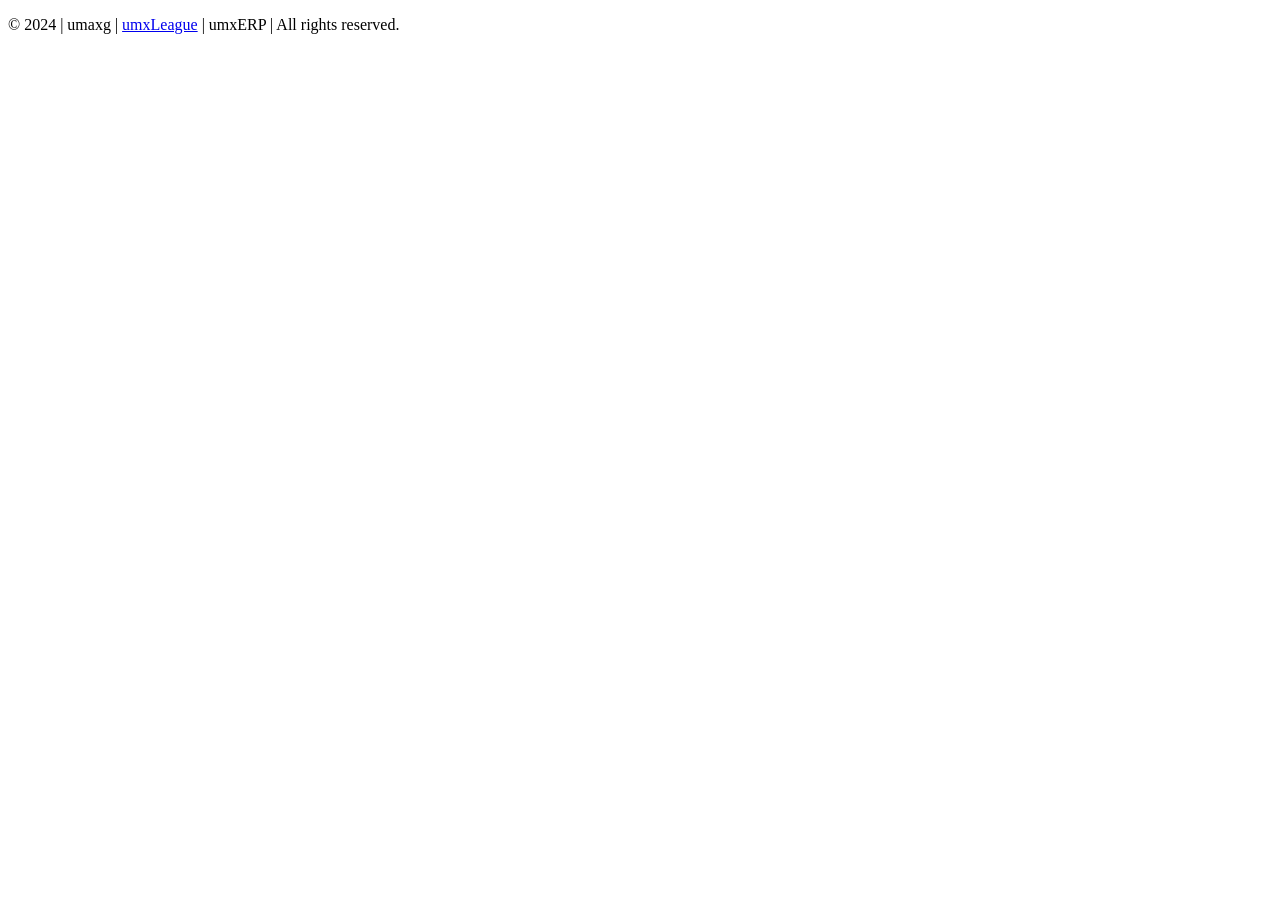
<file: index.html>
<!DOCTYPE html>
<html lang="en">
<head>
    <title></title>
    <p>&copy; 2024 | umaxg |  <a href="https://umaxg.github.io/umxleague/">umxLeague</a>  | umxERP | All rights reserved.</p>
</head>
<body>
    <!-- Header -->

    </header>
    
    <!-- Footer -->
    <footer>
        
    </footer>
</body>
</html>
</file>
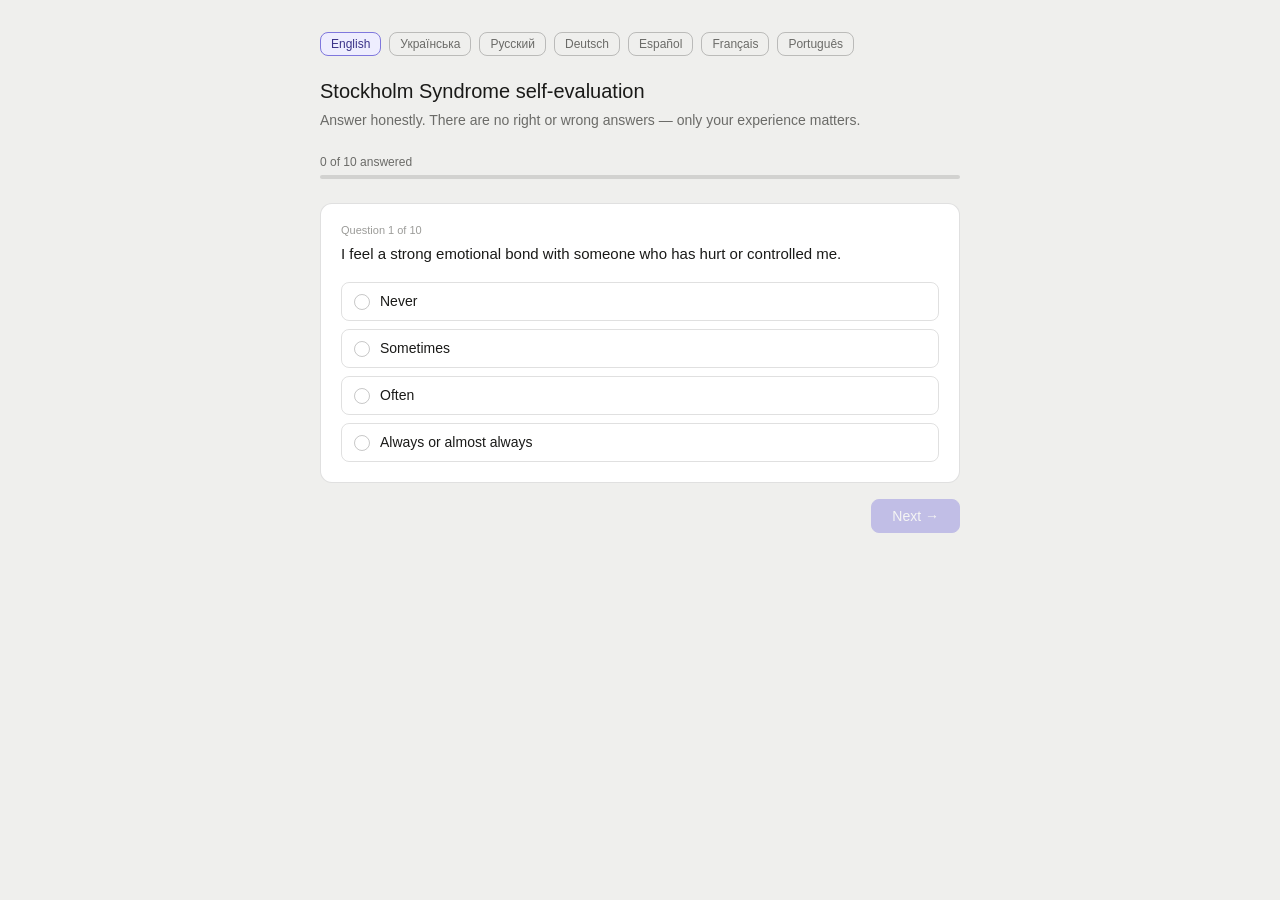
<file: semhtest.html>
<!DOCTYPE html>
<html lang="en">
<head>
  <meta charset="UTF-8" />
  <meta name="viewport" content="width=device-width, initial-scale=1.0" />
  <title>Stockholm Syndrome Self-Evaluation</title>
  <style>
    *, *::before, *::after { box-sizing: border-box; margin: 0; padding: 0; }

    :root {
      --accent: #7F77DD;
      --accent-light: #EEEDFE;
      --accent-dark: #3C3489;
      --bg-primary: #ffffff;
      --bg-secondary: #f5f5f3;
      --bg-tertiary: #efefed;
      --text-primary: #1a1a18;
      --text-secondary: #6b6b68;
      --text-tertiary: #9b9b98;
      --border-tertiary: rgba(0,0,0,0.12);
      --border-secondary: rgba(0,0,0,0.22);
      --radius-md: 8px;
      --radius-lg: 12px;
      --font-sans: -apple-system, BlinkMacSystemFont, "Segoe UI", Helvetica, Arial, sans-serif;
    }

    @media (prefers-color-scheme: dark) {
      :root {
        --bg-primary: #1e1e1c;
        --bg-secondary: #2a2a28;
        --bg-tertiary: #242422;
        --text-primary: #f0ede8;
        --text-secondary: #a8a8a4;
        --text-tertiary: #6e6e6a;
        --border-tertiary: rgba(255,255,255,0.10);
        --border-secondary: rgba(255,255,255,0.18);
        --accent-light: #2a2860;
        --accent-dark: #b0aaf5;
      }
    }

    body {
      font-family: var(--font-sans);
      background: var(--bg-tertiary);
      color: var(--text-primary);
      min-height: 100vh;
      display: flex;
      align-items: flex-start;
      justify-content: center;
      padding: 2rem 1rem;
    }

    #app {
      width: 100%;
      max-width: 640px;
    }

    .lang-bar {
      display: flex;
      gap: 8px;
      flex-wrap: wrap;
      margin-bottom: 1.5rem;
    }

    .lang-btn {
      font-size: 12px;
      padding: 4px 10px;
      border-radius: var(--radius-md);
      border: 0.5px solid var(--border-secondary);
      background: transparent;
      color: var(--text-secondary);
      cursor: pointer;
      transition: all 0.15s;
      font-family: var(--font-sans);
    }

    .lang-btn.active,
    .lang-btn:hover {
      background: var(--accent-light);
      color: var(--accent-dark);
      border-color: var(--accent);
    }

    .header {
      margin-bottom: 1.5rem;
    }

    .header h1 {
      font-size: 20px;
      font-weight: 500;
      color: var(--text-primary);
      margin-bottom: 6px;
    }

    .header p {
      font-size: 14px;
      color: var(--text-secondary);
      line-height: 1.6;
    }

    .progress-wrap {
      margin-bottom: 1.5rem;
    }

    .progress-label {
      font-size: 12px;
      color: var(--text-secondary);
      margin-bottom: 6px;
    }

    .progress-bar {
      height: 4px;
      background: var(--border-tertiary);
      border-radius: 2px;
      overflow: hidden;
    }

    .progress-fill {
      height: 100%;
      background: var(--accent);
      border-radius: 2px;
      transition: width 0.3s;
    }

    .question-card {
      background: var(--bg-primary);
      border: 0.5px solid var(--border-tertiary);
      border-radius: var(--radius-lg);
      padding: 1.25rem;
      margin-bottom: 1rem;
    }

    .q-num {
      font-size: 11px;
      color: var(--text-tertiary);
      margin-bottom: 6px;
    }

    .q-text {
      font-size: 15px;
      color: var(--text-primary);
      line-height: 1.6;
      margin-bottom: 1rem;
    }

    .options {
      display: flex;
      flex-direction: column;
      gap: 8px;
    }

    .opt {
      display: flex;
      align-items: flex-start;
      gap: 10px;
      padding: 10px 12px;
      border-radius: var(--radius-md);
      border: 0.5px solid var(--border-tertiary);
      cursor: pointer;
      transition: all 0.15s;
      font-size: 14px;
      color: var(--text-primary);
      background: transparent;
      width: 100%;
      text-align: left;
      font-family: var(--font-sans);
    }

    .opt:hover {
      border-color: var(--accent);
      background: var(--accent-light);
    }

    .opt.selected {
      border-color: var(--accent);
      background: var(--accent-light);
      color: var(--accent-dark);
    }

    .opt-radio {
      width: 16px;
      height: 16px;
      border-radius: 50%;
      border: 1.5px solid var(--border-secondary);
      flex-shrink: 0;
      margin-top: 1px;
      display: flex;
      align-items: center;
      justify-content: center;
      transition: all 0.15s;
    }

    .opt.selected .opt-radio {
      border-color: var(--accent);
      background: var(--accent);
    }

    .opt.selected .opt-radio::after {
      content: '';
      display: block;
      width: 6px;
      height: 6px;
      border-radius: 50%;
      background: white;
    }

    .nav {
      display: flex;
      justify-content: space-between;
      align-items: center;
      margin-top: 1rem;
    }

    .btn {
      padding: 8px 20px;
      border-radius: var(--radius-md);
      border: 0.5px solid var(--border-secondary);
      font-size: 14px;
      cursor: pointer;
      transition: all 0.15s;
      font-family: var(--font-sans);
      background: transparent;
      color: var(--text-primary);
    }

    .btn:hover {
      background: var(--bg-secondary);
    }

    .btn-primary {
      background: var(--accent);
      color: white;
      border-color: var(--accent);
    }

    .btn-primary:hover {
      background: var(--accent-dark);
    }

    .btn-primary:disabled {
      opacity: 0.4;
      cursor: not-allowed;
    }

    .result {
      background: var(--bg-primary);
      border: 0.5px solid var(--border-tertiary);
      border-radius: var(--radius-lg);
      padding: 1.5rem;
    }

    .score-ring {
      width: 80px;
      height: 80px;
      margin: 0 auto 1rem;
      display: block;
    }

    .score-num {
      font-size: 28px;
      font-weight: 500;
      text-align: center;
      color: var(--text-primary);
    }

    .score-num span {
      font-size: 16px;
      font-weight: 400;
      color: var(--text-secondary);
    }

    .score-label {
      font-size: 13px;
      color: var(--text-secondary);
      text-align: center;
      margin-bottom: 1rem;
    }

    .result-level {
      font-size: 15px;
      font-weight: 500;
      margin-bottom: 6px;
    }

    .result-desc {
      font-size: 14px;
      color: var(--text-secondary);
      line-height: 1.6;
      margin-bottom: 1rem;
    }

    .breakdown {
      margin: 1rem 0;
    }

    .breakdown-title {
      font-size: 12px;
      color: var(--text-secondary);
      margin-bottom: 8px;
    }

    .bar-row {
      display: flex;
      align-items: center;
      gap: 8px;
      margin-bottom: 6px;
      font-size: 12px;
    }

    .bar-label {
      min-width: 140px;
      color: var(--text-secondary);
      text-align: right;
    }

    .bar-bg {
      flex: 1;
      height: 6px;
      background: var(--border-tertiary);
      border-radius: 3px;
      overflow: hidden;
    }

    .bar-fill {
      height: 100%;
      border-radius: 3px;
    }

    .bar-val {
      min-width: 28px;
      color: var(--text-tertiary);
      font-size: 11px;
    }

    .disclaimer {
      font-size: 12px;
      color: var(--text-tertiary);
      border-top: 0.5px solid var(--border-tertiary);
      padding-top: 1rem;
      margin-top: 1rem;
      line-height: 1.6;
    }

    .restart-wrap {
      text-align: center;
      margin-top: 1rem;
    }

    .invisible { visibility: hidden; }

    @media (max-width: 480px) {
      body { padding: 1rem 0.75rem; }
      .bar-label { min-width: 100px; font-size: 11px; }
    }
  </style>
</head>
<body>

<div id="app">
  <div class="lang-bar" id="langBar"></div>
  <div class="header">
    <h1 id="headerTitle"></h1>
    <p id="headerSubtitle"></p>
  </div>
  <div id="quizArea"></div>
</div>

<script>
/* ─── Language data ─────────────────────────────────────────────────────── */
const LANGS = {
  en: {
    name: "English",
    title: "Stockholm Syndrome self-evaluation",
    subtitle: "Answer honestly. There are no right or wrong answers — only your experience matters.",
    qLabel: "Question", of: "of",
    next: "Next →", prev: "← Back", submit: "See results", restart: "Start over",
    progress: (c,t) => `${c} of ${t} answered`,
    opts: ["Never","Sometimes","Often","Always or almost always"],
    levels: ["Minimal concern","Low concern","Moderate concern","High concern"],
    levelDescs: [
      "Your responses don't suggest significant indicators of Stockholm Syndrome dynamics. However, all relationships deserve mutual respect.",
      "Some mild indicators are present. Reflect on how power and care are balanced in your close relationships.",
      "Several notable indicators are present. Consider speaking with a trusted person or mental health professional about your experiences.",
      "Multiple strong indicators are present. Please consider reaching out to a counselor or support line — your wellbeing matters."
    ],
    scoreLabel: "out of 30",
    breakdown: "Category breakdown",
    disclaimer: "This quiz is for educational purposes only. It is not a clinical diagnostic tool. If you are in distress, please contact a mental health professional or a support helpline in your country.",
    categories: { attachment:"Trauma bonding", rationalization:"Rationalization", isolation:"Isolation", empathy:"Captor empathy", selfsuppression:"Self-suppression" },
    questions: [
      { id:1, cat:"attachment",      text:"I feel a strong emotional bond with someone who has hurt or controlled me." },
      { id:2, cat:"rationalization", text:"I often find myself making excuses for the harmful behavior of someone close to me." },
      { id:3, cat:"empathy",         text:"I feel more concern for the well-being of someone who mistreats me than for my own." },
      { id:4, cat:"isolation",       text:"I feel cut off from friends, family, or support networks because of a relationship." },
      { id:5, cat:"selfsuppression", text:"I suppress my own feelings or needs to avoid upsetting someone who has power over me." },
      { id:6, cat:"rationalization", text:"I believe that deep down, the person who hurts me actually cares about me." },
      { id:7, cat:"attachment",      text:"I feel afraid to leave or distance myself from a relationship, even when it feels unsafe." },
      { id:8, cat:"empathy",         text:"I feel grateful toward someone who provides my basic needs even when they also harm me." },
      { id:9, cat:"isolation",       text:"I hide details of my relationship from others because I fear judgment or disbelief." },
      { id:10,cat:"selfsuppression", text:"I feel my identity, opinions, or values have changed to match those of someone who controls me." },
    ]
  },

  uk: {
    name: "Українська",
    title: "Самооцінка синдрому Стокгольму",
    subtitle: "Відповідайте чесно. Тут немає правильних або неправильних відповідей — важливий лише ваш досвід.",
    qLabel: "Питання", of: "з",
    next: "Далі →", prev: "← Назад", submit: "Переглянути результати", restart: "Почати знову",
    progress: (c,t) => `${c} з ${t} відповіли`,
    opts: ["Ніколи","Іноді","Часто","Завжди або майже завжди"],
    levels: ["Мінімальний ризик","Низький рівень","Помірний рівень","Високий рівень"],
    levelDescs: [
      "Ваші відповіді не свідчать про значні ознаки синдрому Стокгольму. Проте кожні стосунки заслуговують на взаємоповагу.",
      "Є деякі незначні ознаки. Поміркуйте, як у ваших стосунках розподілені влада та турбота.",
      "Виявлено кілька помітних ознак. Розгляньте можливість поговорити з довіреною людиною або фахівцем з психічного здоров'я.",
      "Виявлено кілька сильних ознак. Будь ласка, зверніться до консультанта або лінії підтримки — ваше благополуччя важливе."
    ],
    scoreLabel: "з 30",
    breakdown: "Розбивка за категоріями",
    disclaimer: "Цей тест має лише освітнє призначення. Він не є клінічним діагностичним інструментом. Якщо вам важко, зверніться до фахівця з психічного здоров'я або на лінію підтримки у вашій країні.",
    categories: { attachment:"Травматична прив'язаність", rationalization:"Раціоналізація", isolation:"Ізоляція", empathy:"Емпатія до кривдника", selfsuppression:"Самопригнічення" },
    questions: [
      { id:1, cat:"attachment",      text:"Я відчуваю сильний емоційний зв'язок з людиною, яка мене скривдила або контролювала." },
      { id:2, cat:"rationalization", text:"Я часто виправдовую шкідливу поведінку близької мені людини." },
      { id:3, cat:"empathy",         text:"Я більше турбуюся про благополуччя людини, яка зі мною погано поводиться, ніж про своє власне." },
      { id:4, cat:"isolation",       text:"Я відчуваю себе відрізаним(-ою) від друзів, сім'ї або соціальної підтримки через певні стосунки." },
      { id:5, cat:"selfsuppression", text:"Я пригнічую власні почуття або потреби, щоб не засмутити людину, яка має владу наді мною." },
      { id:6, cat:"rationalization", text:"Я вважаю, що в глибині душі людина, яка мене кривдить, насправді мене любить." },
      { id:7, cat:"attachment",      text:"Я боюся залишити або відсторонитися від стосунків, навіть якщо вони здаються небезпечними." },
      { id:8, cat:"empathy",         text:"Я вдячний(-а) людині, яка задовольняє мої базові потреби, навіть якщо вона також завдає мені шкоди." },
      { id:9, cat:"isolation",       text:"Я приховую деталі своїх стосунків від інших, бо боюся осуду або нерозуміння." },
      { id:10,cat:"selfsuppression", text:"Я відчуваю, що моя особистість, погляди або цінності змінилися, щоб відповідати тому, хто мене контролює." },
    ]
  },


  ru: {
    name: "Русский",
    title: "Самооценка стокгольмского синдрома",
    subtitle: "Отвечайте честно. Здесь нет правильных или неправильных ответов — важен только ваш опыт.",
    qLabel: "Вопрос", of: "из",
    next: "Далее →", prev: "← Назад", submit: "Посмотреть результаты", restart: "Начать заново",
    progress: (c,t) => `${c} из ${t} отвечено`,
    opts: ["Никогда","Иногда","Часто","Всегда или почти всегда"],
    levels: ["Минимальный риск","Низкий уровень","Умеренный уровень","Высокий уровень"],
    levelDescs: [
      "Ваши ответы не указывают на выраженные признаки подобных динамик. Однако любые отношения должны строиться на взаимном уважении.",
      "Есть отдельные слабые признаки. Подумайте, как в ваших отношениях распределяются забота и влияние.",
      "Есть несколько заметных признаков. Рассмотрите возможность поговорить с близким человеком или специалистом.",
      "Есть несколько выраженных признаков. Пожалуйста, подумайте о том, чтобы обратиться к консультанту или на линию поддержки — ваше благополучие важно."
    ],
    scoreLabel: "из 30",
    breakdown: "Разбивка по категориям",
    disclaimer: "Этот тест носит только образовательный характер. Он не является клиническим диагностическим инструментом. Если вам тяжело, обратитесь к специалисту по психическому здоровью или на линию поддержки.",
    categories: { attachment:"Травматическая привязанность", rationalization:"Рационализация", isolation:"Изоляция", empathy:"Эмпатия к обидчику", selfsuppression:"Подавление себя" },
    questions: [
      { id:1, cat:"attachment",      text:"Я чувствую сильную эмоциональную связь с человеком, который причинял мне боль или контролировал меня." },
      { id:2, cat:"rationalization", text:"Я часто нахожу оправдания вредному поведению близкого мне человека." },
      { id:3, cat:"empathy",         text:"Я больше переживаю о благополучии человека, который плохо со мной обращается, чем о собственном." },
      { id:4, cat:"isolation",       text:"Из-за отношений я чувствую себя отрезанным(-ой) от друзей, семьи или поддержки." },
      { id:5, cat:"selfsuppression", text:"Я подавляю свои чувства или потребности, чтобы не расстроить человека, имеющего надо мной власть." },
      { id:6, cat:"rationalization", text:"Я верю, что в глубине души человек, который причиняет мне боль, на самом деле заботится обо мне." },
      { id:7, cat:"attachment",      text:"Я боюсь уйти или дистанцироваться от отношений, даже если они кажутся небезопасными." },
      { id:8, cat:"empathy",         text:"Я благодарен(-на) человеку, который обеспечивает мои базовые нужды, даже если он также причиняет вред." },
      { id:9, cat:"isolation",       text:"Я скрываю детали своих отношений от других, потому что боюсь осуждения или недоверия." },
      { id:10,cat:"selfsuppression", text:"Я чувствую, что моя личность, взгляды или ценности изменились, чтобы соответствовать человеку, который меня контролирует." },
    ]
  },

  de: {
    name: "Deutsch",
    title: "Selbsteinschätzung: Stockholm-Syndrom",
    subtitle: "Antworten Sie ehrlich. Es gibt keine richtigen oder falschen Antworten — nur Ihre Erfahrung zählt.",
    qLabel: "Frage", of: "von",
    next: "Weiter →", prev: "← Zurück", submit: "Ergebnisse anzeigen", restart: "Neu starten",
    progress: (c,t) => `${c} von ${t} beantwortet`,
    opts: ["Nie","Manchmal","Oft","Immer oder fast immer"],
    levels: ["Minimales Risiko","Geringes Risiko","Mittleres Risiko","Hohes Risiko"],
    levelDescs: [
      "Ihre Antworten zeigen keine deutlichen Anzeichen eines Stockholm-Syndroms. Trotzdem verdienen alle Beziehungen gegenseitigen Respekt.",
      "Einige leichte Anzeichen sind vorhanden. Reflektieren Sie, wie Macht und Fürsorge in Ihren engen Beziehungen verteilt sind.",
      "Mehrere auffällige Anzeichen sind vorhanden. Erwägen Sie, mit einer Vertrauensperson oder einem Fachmann für psychische Gesundheit zu sprechen.",
      "Mehrere starke Anzeichen sind vorhanden. Bitte wenden Sie sich an einen Berater oder eine Krisenhotline — Ihr Wohlbefinden ist wichtig."
    ],
    scoreLabel: "von 30",
    breakdown: "Kategorie-Aufschlüsselung",
    disclaimer: "Dieser Test dient nur zu Bildungszwecken. Er ist kein klinisches Diagnosewerkzeug. Wenn Sie in Not sind, wenden Sie sich bitte an einen Psychologen oder eine Krisenhotline.",
    categories: { attachment:"Trauma-Bindung", rationalization:"Rationalisierung", isolation:"Isolation", empathy:"Täter-Empathie", selfsuppression:"Selbstunterdrückung" },
    questions: [
      { id:1, cat:"attachment",      text:"Ich fühle eine starke emotionale Bindung zu jemandem, der mir geschadet oder mich kontrolliert hat." },
      { id:2, cat:"rationalization", text:"Ich finde mich oft dabei, das schädliche Verhalten einer mir nahestehenden Person zu entschuldigen." },
      { id:3, cat:"empathy",         text:"Ich sorge mich mehr um das Wohlbefinden einer Person, die mich schlecht behandelt, als um mein eigenes." },
      { id:4, cat:"isolation",       text:"Ich fühle mich durch eine Beziehung von Freunden, Familie oder sozialer Unterstützung abgeschnitten." },
      { id:5, cat:"selfsuppression", text:"Ich unterdrücke meine eigenen Gefühle oder Bedürfnisse, um jemanden nicht zu verärgern, der Macht über mich hat." },
      { id:6, cat:"rationalization", text:"Ich glaube, dass die Person, die mir schadet, im Grunde genommen doch für mich sorgt." },
      { id:7, cat:"attachment",      text:"Ich habe Angst, eine Beziehung zu verlassen oder mich zu distanzieren, auch wenn sie sich unsicher anfühlt." },
      { id:8, cat:"empathy",         text:"Ich bin dankbar gegenüber jemandem, der meine Grundbedürfnisse erfüllt, auch wenn er mir gleichzeitig schadet." },
      { id:9, cat:"isolation",       text:"Ich verberge Details meiner Beziehung vor anderen, weil ich Verurteilung oder Unglaube fürchte." },
      { id:10,cat:"selfsuppression", text:"Ich habe das Gefühl, dass meine Identität, Meinungen oder Werte sich verändert haben, um denen zu entsprechen, der mich kontrolliert." },
    ]
  },

  es: {
    name: "Español",
    title: "Autoevaluación: Síndrome de Estocolmo",
    subtitle: "Responda honestamente. No hay respuestas correctas o incorrectas — solo importa su experiencia.",
    qLabel: "Pregunta", of: "de",
    next: "Siguiente →", prev: "← Atrás", submit: "Ver resultados", restart: "Volver a empezar",
    progress: (c,t) => `${c} de ${t} respondidas`,
    opts: ["Nunca","A veces","A menudo","Siempre o casi siempre"],
    levels: ["Riesgo mínimo","Riesgo bajo","Riesgo moderado","Riesgo alto"],
    levelDescs: [
      "Sus respuestas no sugieren indicadores significativos del Síndrome de Estocolmo. Sin embargo, todas las relaciones merecen respeto mutuo.",
      "Hay algunos indicadores leves. Reflexione sobre cómo se equilibran el poder y el cuidado en sus relaciones cercanas.",
      "Hay varios indicadores notables. Considere hablar con alguien de confianza o con un profesional de salud mental.",
      "Hay múltiples indicadores fuertes. Por favor, considere comunicarse con un consejero o una línea de apoyo — su bienestar importa."
    ],
    scoreLabel: "de 30",
    breakdown: "Desglose por categoría",
    disclaimer: "Este cuestionario tiene fines educativos únicamente. No es una herramienta diagnóstica clínica. Si está en crisis, comuníquese con un profesional de salud mental o una línea de apoyo en su país.",
    categories: { attachment:"Vínculo traumático", rationalization:"Racionalización", isolation:"Aislamiento", empathy:"Empatía al agresor", selfsuppression:"Autosupresión" },
    questions: [
      { id:1, cat:"attachment",      text:"Siento un fuerte vínculo emocional con alguien que me ha hecho daño o me ha controlado." },
      { id:2, cat:"rationalization", text:"Con frecuencia me encuentro justificando el comportamiento dañino de alguien cercano a mí." },
      { id:3, cat:"empathy",         text:"Me preocupo más por el bienestar de alguien que me trata mal que por el mío propio." },
      { id:4, cat:"isolation",       text:"Me siento separado(-a) de amigos, familia o redes de apoyo debido a una relación." },
      { id:5, cat:"selfsuppression", text:"Suprimo mis propios sentimientos o necesidades para no molestar a alguien que tiene poder sobre mí." },
      { id:6, cat:"rationalization", text:"Creo que en el fondo, la persona que me hace daño realmente se preocupa por mí." },
      { id:7, cat:"attachment",      text:"Tengo miedo de dejar o distanciarme de una relación, incluso cuando se siente insegura." },
      { id:8, cat:"empathy",         text:"Me siento agradecido(-a) con alguien que cubre mis necesidades básicas, aunque también me haga daño." },
      { id:9, cat:"isolation",       text:"Oculto detalles de mi relación a los demás porque temo que me juzguen o no me crean." },
      { id:10,cat:"selfsuppression", text:"Siento que mi identidad, opiniones o valores han cambiado para coincidir con los de alguien que me controla." },
    ]
  },

  fr: {
    name: "Français",
    title: "Auto-évaluation : Syndrome de Stockholm",
    subtitle: "Répondez honnêtement. Il n'y a pas de bonnes ou de mauvaises réponses — seule votre expérience compte.",
    qLabel: "Question", of: "sur",
    next: "Suivant →", prev: "← Retour", submit: "Voir les résultats", restart: "Recommencer",
    progress: (c,t) => `${c} sur ${t} répondues`,
    opts: ["Jamais","Parfois","Souvent","Toujours ou presque toujours"],
    levels: ["Préoccupation minimale","Faible préoccupation","Préoccupation modérée","Préoccupation élevée"],
    levelDescs: [
      "Vos réponses ne suggèrent pas d'indicateurs significatifs du syndrome de Stockholm. Cependant, toutes les relations méritent un respect mutuel.",
      "Quelques indicateurs légers sont présents. Réfléchissez à l'équilibre entre le pouvoir et le soin dans vos relations proches.",
      "Plusieurs indicateurs notables sont présents. Envisagez d'en parler à une personne de confiance ou à un professionnel de la santé mentale.",
      "Plusieurs indicateurs forts sont présents. Veuillez envisager de contacter un conseiller ou une ligne d'assistance — votre bien-être est important."
    ],
    scoreLabel: "sur 30",
    breakdown: "Répartition par catégorie",
    disclaimer: "Ce questionnaire est uniquement à des fins éducatives. Ce n'est pas un outil de diagnostic clinique. Si vous êtes en détresse, veuillez contacter un professionnel de la santé mentale ou une ligne d'assistance dans votre pays.",
    categories: { attachment:"Lien traumatique", rationalization:"Rationalisation", isolation:"Isolement", empathy:"Empathie envers l'agresseur", selfsuppression:"Auto-suppression" },
    questions: [
      { id:1, cat:"attachment",      text:"Je ressens un fort lien émotionnel avec quelqu'un qui m'a blessé ou contrôlé." },
      { id:2, cat:"rationalization", text:"Je me retrouve souvent à excuser le comportement nuisible d'une personne qui m'est proche." },
      { id:3, cat:"empathy",         text:"Je me soucie davantage du bien-être de quelqu'un qui me maltraite que du mien." },
      { id:4, cat:"isolation",       text:"Je me sens coupé(e) de mes amis, de ma famille ou de mes réseaux de soutien à cause d'une relation." },
      { id:5, cat:"selfsuppression", text:"Je supprime mes propres sentiments ou besoins pour ne pas contrarier quelqu'un qui a du pouvoir sur moi." },
      { id:6, cat:"rationalization", text:"Je crois qu'au fond, la personne qui me blesse se soucie vraiment de moi." },
      { id:7, cat:"attachment",      text:"J'ai peur de quitter ou de prendre mes distances dans une relation, même quand elle me semble dangereuse." },
      { id:8, cat:"empathy",         text:"Je suis reconnaissant(e) envers quelqu'un qui subvient à mes besoins de base, même s'il me nuit aussi." },
      { id:9, cat:"isolation",       text:"Je cache les détails de ma relation aux autres parce que je crains d'être jugé(e) ou de ne pas être cru(e)." },
      { id:10,cat:"selfsuppression", text:"J'ai l'impression que mon identité, mes opinions ou mes valeurs ont changé pour correspondre à celles de quelqu'un qui me contrôle." },
    ]
  },

  pt: {
    name: "Português",
    title: "Autoavaliação: Síndrome de Estocolmo",
    subtitle: "Responda honestamente. Não há respostas certas ou erradas — apenas a sua experiência importa.",
    qLabel: "Pergunta", of: "de",
    next: "Próximo →", prev: "← Voltar", submit: "Ver resultados", restart: "Recomeçar",
    progress: (c,t) => `${c} de ${t} respondidas`,
    opts: ["Nunca","Às vezes","Com frequência","Sempre ou quase sempre"],
    levels: ["Preocupação mínima","Baixa preocupação","Preocupação moderada","Alta preocupação"],
    levelDescs: [
      "Suas respostas não sugerem indicadores significativos da Síndrome de Estocolmo. No entanto, todos os relacionamentos merecem respeito mútuo.",
      "Alguns indicadores leves estão presentes. Reflita sobre como o poder e o cuidado estão equilibrados nos seus relacionamentos próximos.",
      "Vários indicadores notáveis estão presentes. Considere conversar com alguém de confiança ou um profissional de saúde mental.",
      "Múltiplos indicadores fortes estão presentes. Por favor, considere entrar em contato com um conselheiro ou uma linha de apoio — o seu bem-estar importa."
    ],
    scoreLabel: "de 30",
    breakdown: "Distribuição por categoria",
    disclaimer: "Este questionário é apenas para fins educacionais. Não é uma ferramenta de diagnóstico clínico. Se estiver em sofrimento, entre em contato com um profissional de saúde mental ou uma linha de apoio no seu país.",
    categories: { attachment:"Vínculo traumático", rationalization:"Racionalização", isolation:"Isolamento", empathy:"Empatia pelo agressor", selfsuppression:"Auto-supressão" },
    questions: [
      { id:1, cat:"attachment",      text:"Sinto um forte vínculo emocional com alguém que me magoou ou controlou." },
      { id:2, cat:"rationalization", text:"Frequentemente me pego justificando o comportamento prejudicial de alguém próximo a mim." },
      { id:3, cat:"empathy",         text:"Preocupo-me mais com o bem-estar de alguém que me maltrata do que com o meu próprio." },
      { id:4, cat:"isolation",       text:"Sinto-me afastado(a) de amigos, família ou redes de apoio por causa de um relacionamento." },
      { id:5, cat:"selfsuppression", text:"Suprimo meus próprios sentimentos ou necessidades para não perturbar alguém que tem poder sobre mim." },
      { id:6, cat:"rationalization", text:"Acredito que, no fundo, a pessoa que me machuca realmente se importa comigo." },
      { id:7, cat:"attachment",      text:"Tenho medo de deixar ou me distanciar de um relacionamento, mesmo quando parece inseguro." },
      { id:8, cat:"empathy",         text:"Sinto-me grato(a) a alguém que supre minhas necessidades básicas, mesmo que também me machuque." },
      { id:9, cat:"isolation",       text:"Escondo detalhes do meu relacionamento de outras pessoas porque temo ser julgado(a) ou não acreditado(a)." },
      { id:10,cat:"selfsuppression", text:"Sinto que minha identidade, opiniões ou valores mudaram para corresponder aos de alguém que me controla." },
    ]
  }
};

/* ─── State ──────────────────────────────────────────────────────────────── */
let lang = 'en';
let current = 0;
let answers = {};

/* ─── Helpers ────────────────────────────────────────────────────────────── */
function L() { return LANGS[lang]; }

function getScore() {
  return L().questions.reduce((s, q) => s + (answers[q.id] || 0), 0);
}

function getCatScores() {
  const cats = {};
  L().questions.forEach(q => {
    cats[q.cat] = (cats[q.cat] || 0) + (answers[q.id] || 0);
  });
  return cats;
}

/* ─── Render ─────────────────────────────────────────────────────────────── */
function renderLangBar() {
  document.getElementById('langBar').innerHTML = Object.keys(LANGS).map(k =>
    `<button class="lang-btn${lang === k ? ' active' : ''}" onclick="switchLang('${k}')">${LANGS[k].name}</button>`
  ).join('');
}

function updateHeader() {
  document.getElementById('headerTitle').textContent = L().title;
  document.getElementById('headerSubtitle').textContent = L().subtitle;
}

function render() {
  updateHeader();
  const qs = L().questions;
  const answered = Object.keys(answers).length;
  const finished = current >= qs.length && answered === qs.length;

  if (finished) { renderResult(); return; }

  const q = qs[Math.min(current, qs.length - 1)];
  const pct = (current / qs.length) * 100;
  const isLast = current === qs.length - 1;

  document.getElementById('quizArea').innerHTML = `
    <div class="progress-wrap">
      <div class="progress-label">${L().progress(answered, qs.length)}</div>
      <div class="progress-bar"><div class="progress-fill" style="width:${pct}%"></div></div>
    </div>
    <div class="question-card">
      <div class="q-num">${L().qLabel} ${q.id} ${L().of} ${qs.length}</div>
      <div class="q-text">${q.text}</div>
      <div class="options">
        ${L().opts.map((lbl, v) => `
          <button class="opt${answers[q.id] === v ? ' selected' : ''}" onclick="selectAnswer(${q.id}, ${v})">
            <div class="opt-radio"></div>
            <span>${lbl}</span>
          </button>
        `).join('')}
      </div>
    </div>
    <div class="nav">
      <button class="btn${current === 0 ? ' invisible' : ''}" onclick="goBack()">${L().prev}</button>
      <button class="btn btn-primary" onclick="goNext()" ${answers[q.id] === undefined ? 'disabled' : ''}>
        ${isLast ? L().submit : L().next}
      </button>
    </div>
  `;
}

function renderResult() {
  const score = getScore();
  const max = 30;
  const pct = Math.round((score / max) * 100);
  const lvl = score <= 7 ? 0 : score <= 14 ? 1 : score <= 21 ? 2 : 3;
  const colors = ['#1D9E75', '#378ADD', '#BA7517', '#D85A30'];
  const color = colors[lvl];
  const catScores = getCatScores();
  const cats = L().categories;

  const r = 34, cx = 40, cy = 40;
  const circ = +(2 * Math.PI * r).toFixed(2);
  const dash = +((circ * pct) / 100).toFixed(2);
  const offset = +(circ / 4).toFixed(2);

  document.getElementById('quizArea').innerHTML = `
    <div class="result">
      <svg class="score-ring" viewBox="0 0 80 80" aria-hidden="true">
        <circle cx="${cx}" cy="${cy}" r="${r}" fill="none" stroke="var(--border-tertiary)" stroke-width="6"/>
        <circle cx="${cx}" cy="${cy}" r="${r}" fill="none" stroke="${color}" stroke-width="6"
          stroke-dasharray="${dash} ${circ}" stroke-dashoffset="${offset}"
          stroke-linecap="round" transform="rotate(-90 ${cx} ${cy})"/>
        <text x="${cx}" y="${cy + 5}" text-anchor="middle" font-size="14" font-weight="500" fill="${color}">${score}</text>
      </svg>
      <div class="score-num">${score} <span>${L().scoreLabel}</span></div>
      <div class="score-label">${pct}%</div>
      <div class="result-level" style="color:${color}">${L().levels[lvl]}</div>
      <div class="result-desc">${L().levelDescs[lvl]}</div>
      <div class="breakdown">
        <div class="breakdown-title">${L().breakdown}</div>
        ${Object.keys(cats).map(k => {
          const s = catScores[k] || 0;
          const w = Math.round((s / 6) * 100);
          return `<div class="bar-row">
            <div class="bar-label">${cats[k]}</div>
            <div class="bar-bg"><div class="bar-fill" style="width:${w}%;background:${color}"></div></div>
            <div class="bar-val">${s}/6</div>
          </div>`;
        }).join('')}
      </div>
      <div class="restart-wrap">
        <button class="btn btn-primary" onclick="restartQuiz()">${L().restart}</button>
      </div>
      <div class="disclaimer">${L().disclaimer}</div>
    </div>
  `;
}

/* ─── Actions ────────────────────────────────────────────────────────────── */
function switchLang(l) {
  lang = l;
  renderLangBar();
  render();
}

function selectAnswer(qid, val) {
  answers[qid] = val;
  render();
}

function goNext() {
  const qs = L().questions;
  if (answers[qs[current].id] === undefined) return;
  if (current < qs.length - 1) { current++; render(); }
  else if (Object.keys(answers).length === qs.length) { current = qs.length; render(); }
}

function goBack() {
  if (current > 0) { current--; render(); }
}

function restartQuiz() {
  current = 0;
  answers = {};
  render();
}

/* ─── Boot ───────────────────────────────────────────────────────────────── */
renderLangBar();
render();
</script>
</body>
</html>
</file>
